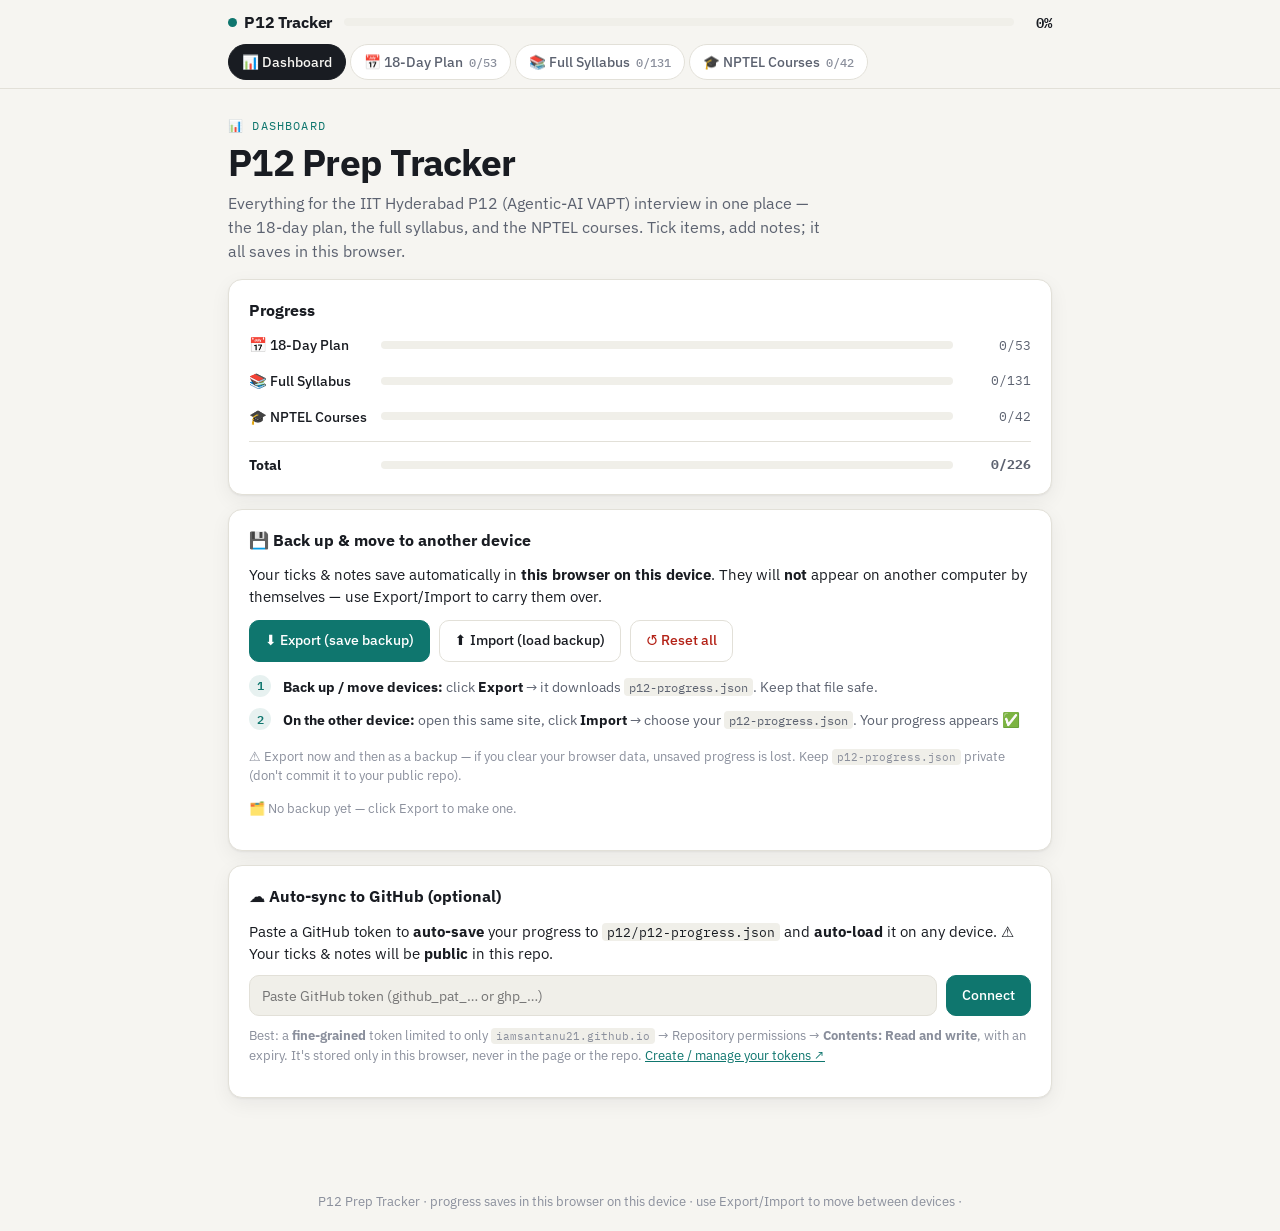
<file: p12/index.html>
<!doctype html>
<html lang="en">
<head>
<meta charset="utf-8">
<meta name="viewport" content="width=device-width, initial-scale=1">
<title>P12 Prep Tracker</title>
<link rel="preconnect" href="https://fonts.googleapis.com">
<link rel="preconnect" href="https://fonts.gstatic.com" crossorigin>
<link rel="stylesheet" href="https://fonts.googleapis.com/css2?family=IBM+Plex+Sans:ital,wght@0,400;0,500;0,600;0,700;1,400&family=IBM+Plex+Mono:wght@400;500;600&display=swap">
<style>
  :root{
    --paper:#f6f5f1; --surface:#ffffff; --surface-2:#f0efe9;
    --ink:#191c22; --muted:#5c6270; --faint:#8a8f9c; --line:#e2e0d8;
    --teal:#0f766e; --teal-soft:#0f766e1a;
    --amber:#b45309; --amber-soft:#b453091a;
    --green:#15803d; --green-soft:#15803d1a;
    --blue:#1d4ed8; --blue-soft:#1d4ed81a;
    --red:#b42318;
    --shadow:0 1px 2px rgba(20,23,28,.05),0 6px 20px rgba(20,23,28,.06);
    --radius:14px;
  }
  @media (prefers-color-scheme: dark){
    :root:not([data-theme="light"]){
      --paper:#121519; --surface:#1a1e24; --surface-2:#20252c;
      --ink:#e9ebee; --muted:#a2a9b4; --faint:#727984; --line:#2c323a;
      --teal:#2dd4bf; --teal-soft:#2dd4bf1f;
      --amber:#f0a02c; --amber-soft:#f0a02c1f;
      --green:#4ade80; --green-soft:#4ade801f;
      --blue:#60a5fa; --blue-soft:#60a5fa1f;
      --shadow:0 1px 2px rgba(0,0,0,.3),0 8px 24px rgba(0,0,0,.35);
    }
  }
  :root[data-theme="dark"]{
    --paper:#121519; --surface:#1a1e24; --surface-2:#20252c;
    --ink:#e9ebee; --muted:#a2a9b4; --faint:#727984; --line:#2c323a;
    --teal:#2dd4bf; --teal-soft:#2dd4bf1f;
    --amber:#f0a02c; --amber-soft:#f0a02c1f;
    --green:#4ade80; --green-soft:#4ade801f;
    --blue:#60a5fa; --blue-soft:#60a5fa1f;
    --shadow:0 1px 2px rgba(0,0,0,.3),0 8px 24px rgba(0,0,0,.35);
  }
  *{box-sizing:border-box}
  html{scroll-behavior:smooth}
  body{margin:0;background:var(--paper);color:var(--ink);
    font-family:"IBM Plex Sans",system-ui,-apple-system,Segoe UI,Roboto,sans-serif;
    line-height:1.5;-webkit-font-smoothing:antialiased}
  img{max-width:100%}
  [hidden]{display:none!important}
  a{color:var(--teal)}
  .mono{font-family:"IBM Plex Mono",ui-monospace,Menlo,monospace}
  .wrap{max-width:860px;margin:0 auto;padding-inline:18px}

  /* top bar */
  .topbar{position:sticky;top:0;z-index:30;background:color-mix(in srgb,var(--paper) 92%,transparent);
    backdrop-filter:blur(8px);border-bottom:1px solid var(--line)}
  .topbar .row1{display:flex;align-items:center;gap:12px;padding-block:10px}
  .brand{font-weight:700;letter-spacing:-.01em;font-size:1rem;white-space:nowrap;display:flex;align-items:center;gap:7px}
  .brand .dot{width:9px;height:9px;border-radius:99px;background:var(--teal)}
  .bar{flex:1;height:8px;background:var(--surface-2);border-radius:99px;overflow:hidden;min-width:60px}
  .bar>span{display:block;height:100%;width:0;background:linear-gradient(90deg,var(--teal),var(--green));border-radius:99px;transition:width .35s}
  #ovpct{font-size:.85rem;font-weight:600;font-family:"IBM Plex Mono",monospace;min-width:3.2ch;text-align:right}
  #saved{font-size:.68rem;color:var(--faint);white-space:nowrap;font-family:"IBM Plex Mono",monospace}

  /* tabs */
  nav.tabs{display:flex;gap:4px;overflow-x:auto;padding-bottom:8px;-ms-overflow-style:none;scrollbar-width:none}
  nav.tabs::-webkit-scrollbar{display:none}
  nav.tabs button{font:inherit;font-size:.85rem;font-weight:500;white-space:nowrap;border:1px solid var(--line);
    background:var(--surface);color:var(--muted);padding:7px 13px;border-radius:99px;cursor:pointer;display:flex;align-items:center;gap:6px}
  nav.tabs button .n{font-family:"IBM Plex Mono",monospace;font-size:.72rem;color:var(--faint)}
  nav.tabs button.active{background:var(--ink);color:var(--paper);border-color:var(--ink)}
  nav.tabs button.active .n{color:var(--paper);opacity:.7}

  main{padding-block:22px 60px}
  h1{font-size:clamp(1.6rem,4.5vw,2.3rem);line-height:1.08;margin:0 0 8px;letter-spacing:-.02em;text-wrap:balance}
  .lead{color:var(--muted);margin:0 0 4px;max-width:60ch}

  .panelhead{margin:6px 0 16px}
  .panelhead .ey{font-family:"IBM Plex Mono",monospace;font-size:.74rem;letter-spacing:.1em;text-transform:uppercase;color:var(--teal);margin:0 0 8px}

  .group{background:var(--surface);border:1px solid var(--line);border-radius:var(--radius);box-shadow:var(--shadow);padding:16px 18px;margin-bottom:14px}
  .group > .gt{font-size:1.05rem;font-weight:700;letter-spacing:-.01em;margin:0}
  .group > .gs{color:var(--muted);font-size:.88rem;margin:2px 0 10px}
  .group > .gt + .rows{margin-top:10px}

  .rows{display:flex;flex-direction:column;gap:2px}
  .row{display:flex;gap:10px;align-items:flex-start;padding:7px 6px;border-radius:9px}
  .row:hover{background:var(--surface-2)}
  .chk{flex:none;margin-top:1px}
  .chk input{appearance:none;-webkit-appearance:none;margin:0;width:19px;height:19px;border:1.8px solid var(--faint);
    border-radius:6px;display:grid;place-content:center;cursor:pointer;transition:.12s}
  .chk input:checked{background:var(--teal);border-color:var(--teal)}
  .chk input:checked::after{content:"";width:5px;height:9px;border:solid #fff;border-width:0 2.2px 2.2px 0;transform:rotate(45deg) translateY(-1px)}
  .chk input:focus-visible{outline:2px solid var(--teal);outline-offset:2px}
  .main{flex:1;min-width:0}
  .txt{font-size:.94rem;line-height:1.45}
  .row.done .txt{color:var(--faint);text-decoration:line-through}
  .row.done .txt *{color:var(--faint)!important}
  .txt .wk{font-family:"IBM Plex Mono",monospace;font-weight:600;font-size:.8rem;background:var(--surface-2);padding:1px 7px;border-radius:5px;margin-right:4px}
  .txt .st{color:var(--amber);font-weight:600}
  .txt em{font-style:normal;color:var(--muted)}
  .txt b{font-weight:600}
  .notebtn{flex:none;border:none;background:transparent;cursor:pointer;font-size:.95rem;opacity:.4;padding:2px 4px;border-radius:6px;line-height:1}
  .notebtn:hover{opacity:.9;background:var(--surface-2)}
  .notebtn.has{opacity:1}
  .notewrap{margin-top:7px}
  .notewrap textarea{width:100%;min-height:60px;resize:vertical;font:inherit;font-size:.88rem;color:var(--ink);
    background:var(--surface-2);border:1px solid var(--line);border-radius:9px;padding:9px 11px}
  .notewrap textarea:focus{outline:2px solid var(--teal);outline-offset:1px;background:var(--surface)}
  .row.hasnote{background:var(--amber-soft)}

  .gprog{font-family:"IBM Plex Mono",monospace;font-size:.74rem;color:var(--muted);float:right;background:var(--surface-2);padding:2px 8px;border-radius:6px}

  /* dashboard */
  .dashcard{background:var(--surface);border:1px solid var(--line);border-radius:var(--radius);box-shadow:var(--shadow);padding:18px 20px;margin-bottom:14px}
  .dashcard h3{margin:0 0 12px;font-size:1.02rem}
  .stat{display:flex;align-items:center;gap:12px;margin-bottom:14px}
  .stat:last-child{margin-bottom:0}
  .stat .nm{width:120px;font-size:.9rem;font-weight:500;display:flex;align-items:center;gap:7px}
  .stat .cnt{font-family:"IBM Plex Mono",monospace;font-size:.8rem;color:var(--muted);min-width:66px;text-align:right}
  .btnrow{display:flex;flex-wrap:wrap;gap:9px}
  .btn{font:inherit;font-size:.88rem;font-weight:500;border:1px solid var(--line);background:var(--surface);color:var(--ink);
    padding:9px 15px;border-radius:10px;cursor:pointer;display:inline-flex;align-items:center;gap:7px}
  .btn:hover{border-color:var(--teal)}
  .btn.primary{background:var(--teal);color:#fff;border-color:var(--teal)}
  .btn.primary:hover{filter:brightness(1.06)}
  .btn.danger{color:var(--red)}
  .steps{counter-reset:s;list-style:none;margin:8px 0 0;padding:0}
  .steps li{position:relative;padding:6px 0 6px 34px;font-size:.9rem;color:var(--muted)}
  .steps li::before{counter-increment:s;content:counter(s);position:absolute;left:0;top:5px;width:22px;height:22px;
    background:var(--teal-soft);color:var(--teal);border-radius:99px;display:grid;place-content:center;font-size:.78rem;font-weight:600;font-family:"IBM Plex Mono",monospace}
  .steps li b{color:var(--ink)}
  code{font-family:"IBM Plex Mono",monospace;font-size:.85em;background:var(--surface-2);padding:1px 5px;border-radius:4px}
  .hint{font-size:.82rem;color:var(--faint);margin-top:10px}
  .inp{flex:1;min-width:180px;font:inherit;font-size:.9rem;padding:9px 12px;border:1px solid var(--line);border-radius:10px;background:var(--surface-2);color:var(--ink)}
  .inp:focus{outline:2px solid var(--teal);outline-offset:1px;background:var(--surface)}
  .syncstat{font-size:.88rem;margin:0 0 12px;font-weight:600}
  .syncstat.ok{color:var(--green)} .syncstat.busy{color:var(--amber)} .syncstat.err{color:var(--red)}

  footer{color:var(--faint);font-size:.8rem;text-align:center;padding:20px 0}
  @media (max-width:480px){ .stat .nm{width:96px} }
</style>
</head>
<body>

<div class="topbar">
  <div class="wrap">
    <div class="row1">
      <span class="brand"><span class="dot"></span>P12 Tracker</span>
      <div class="bar"><span id="ovfill"></span></div>
      <span id="ovpct" class="mono">0%</span>
    </div>
    <nav class="tabs" id="tabs"></nav>
  </div>
</div>

<main class="wrap" id="main"></main>

<input type="file" id="importfile" accept="application/json,.json" hidden>
<footer>P12 Prep Tracker · progress saves in this browser on this device · use Export/Import to move between devices · <span id="saved"></span></footer>

<script>
/* ============================ DATA ============================ */
const DATA = [
 { id:"dash", label:"Dashboard", icon:"📊" },

 { id:"plan", label:"18-Day Plan", icon:"📅",
   intro:{h:"Your 18-day battle plan", p:"Four pillars, an 18-day schedule, the questions to rehearse, and the paperwork. Tick as you go."},
   groups:[
    {t:"Pillar 1 — Background subjects (OS · Networks · AI/ML)", s:"They listed these; expect direct \"explain X\" questions.", items:[
      ["pl-p1-1","<b>OS:</b> processes vs threads, scheduling, memory & virtual memory, deadlocks <span class='st'>★</span>"],
      ["pl-p1-2","<b>OS security angle:</b> user vs kernel mode, privileges, system calls, sandboxing, virtualization & containers"],
      ["pl-p1-3","<b>Networks:</b> OSI & TCP/IP, TCP vs UDP, 3-way handshake, ports, DNS, NAT <span class='st'>★</span>"],
      ["pl-p1-4","<b>Networks security:</b> HTTP/HTTPS, TLS, firewalls, common attacks (MITM, DoS, spoofing, scanning)"],
      ["pl-p1-5","<b>AI/ML basics:</b> supervised vs unsupervised, over/underfitting, train/val/test, precision/recall/F1, ROC <span class='st'>★</span>"],
      ["pl-p1-6","<b>Modern AI:</b> neural net & transformer, LLM, RAG, and what an AI agent (tool-calling + reasoning loop) is"],
    ]},
    {t:"Pillar 2 — VAPT / agentic-security domain", s:"The project's own subject.", items:[
      ["pl-p2-1","VAPT stages: recon → scanning → exploitation → post-exploitation → reporting <span class='st'>★</span>"],
      ["pl-p2-2","Vulnerability assessment (find) vs penetration testing (prove)"],
      ["pl-p2-3","Frameworks: OWASP Top 10, CVE / CVSS, MITRE ATT&CK <span class='st'>★</span>"],
      ["pl-p2-4","Tools: Nmap, Burp Suite, Metasploit, Nessus (know what they do)"],
      ["pl-p2-5","Agentic pentesting: PentestGPT, VulnBot, AutoPentester, HackingBuddyGPT <span class='st'>★</span>"],
      ["pl-p2-6","Open challenges: safe validation, hallucination, scope control, adapting to new threats"],
    ]},
    {t:"Pillar 3 — Know your advisor's research (Dr. Saurabh Kumar)", s:"\"I read your paper\" wins interviews.", items:[
      ["pl-p3-1","Read <b>GLAMP</b> — adversarially-robust malware ML (connects to your MalURLX) <span class='st'>★</span>"],
      ["pl-p3-2","Read <b>SCRUBD</b> — smart-contract vulnerability dataset (bridges your Solidity/blockchain) <span class='st'>★</span>"],
      ["pl-p3-3","Skim <b>IoT-FedMalDetect</b> — federated malware detection on IoT edge (bridges your IoT security)"],
      ["pl-p3-4","Prepare 1 thoughtful question about his direction for the project"],
    ]},
    {t:"Pillar 4 — Your own story, told sharply", s:"Explain each project in 60 seconds and defend the choices.", items:[
      ["pl-p4-1","<b>MalURLX</b> (ICCET 2026): dataset, features, model, metrics — your #1 hook <span class='st'>★</span>"],
      ["pl-p4-2","<b>Blockchain / CBDC / ZKP-PUF</b> — explain simply, link to smart-contract security"],
      ["pl-p4-3","<b>IoT security</b> project/paper — link to the IoT part of P12"],
      ["pl-p4-4","<b>Edge AI / on-device inference</b> — link to running AI agents efficiently"],
      ["pl-p4-5","One-line answer to \"Why is your background a fit for P12?\""],
    ]},
    {t:"Phase 1 · Days 1–6 · Foundations", items:[
      ["pl-d1","<span class='wk'>Day 1</span>OS core (processes/threads, scheduling, memory) + open advisor's papers"],
      ["pl-d2","<span class='wk'>Day 2</span>OS security + virtualization; write 5 OS flash Q&A"],
      ["pl-d3","<span class='wk'>Day 3</span>Networks core (OSI/TCP-IP, TCP/UDP, handshake, ports, DNS, NAT)"],
      ["pl-d4","<span class='wk'>Day 4</span>Network security (TLS, HTTPS, firewalls, MITM/DoS) + read GLAMP"],
      ["pl-d5","<span class='wk'>Day 5</span>AI/ML basics (metrics, overfitting) — link to MalURLX"],
      ["pl-d6","<span class='wk'>Day 6</span>Modern AI: LLMs & agents; self-test all Pillar-1 items"],
    ]},
    {t:"Phase 2 · Days 7–12 · Domain deep-dive", items:[
      ["pl-d7","<span class='wk'>Day 7</span>VAPT fundamentals (5 stages) + OWASP Top 10 skim"],
      ["pl-d8","<span class='wk'>Day 8</span>Frameworks (CVE/CVSS, MITRE) + tools + read SCRUBD"],
      ["pl-d9","<span class='wk'>Day 9</span>Agentic pentesting (PentestGPT + one of VulnBot/AutoPentester)"],
      ["pl-d10","<span class='wk'>Day 10</span>Skim IoT-FedMalDetect; map advisor's arc → P12; write your question"],
      ["pl-d11","<span class='wk'>Day 11</span>Draft your research idea (3–4 lines: how you'd improve agentic VAPT)"],
      ["pl-d12","<span class='wk'>Day 12</span>60-sec pitch for each of your projects + one hard-question defence each"],
    ]},
    {t:"Phase 3 · Days 13–18 · Polish & rehearse", items:[
      ["pl-d13","<span class='wk'>Day 13</span>Write answers to all the interview questions (next tab section)"],
      ["pl-d14","<span class='wk'>Day 14</span>Mock interview #1 (aloud/recorded); list 3 weakest answers"],
      ["pl-d15","<span class='wk'>Day 15</span>Re-study the 3 weak areas"],
      ["pl-d16","<span class='wk'>Day 16</span>Mock interview #2 + check documents & setup"],
      ["pl-d17","<span class='wk'>Day 17</span>Light revision only — your flash Q&A + summaries, no new topics"],
      ["pl-d18","<span class='wk'>Day 18</span>Rest, test camera/mic, sleep early 😌"],
    ]},
    {t:"Questions to rehearse", s:"Tick when your answer is written & practised.", items:[
      ["pl-q1","Why a PhD, and why this project (P12)?"],
      ["pl-q2","Why do you fit the OS / Networks / AI-ML background?"],
      ["pl-q3","Explain a project of yours end-to-end (use MalURLX)."],
      ["pl-q4","What is an AI agent, and how would one do penetration testing?"],
      ["pl-q5","Difference between vulnerability assessment and penetration testing?"],
      ["pl-q6","Biggest risk in autonomous pentesting agents?"],
      ["pl-q7","A research idea you'd want to try here?"],
      ["pl-q8","Strengths, weaknesses, 5-year plan, funding?"],
    ]},
    {t:"Documents & logistics", items:[
      ["pl-l1","1-page SOP ready (why PhD, research interests + why P12)"],
      ["pl-l2","Originals + soft copies: degree/marksheets, publications, category cert"],
      ["pl-l3","Updated resume + 1-page project summary beside you"],
      ["pl-l4","Confirm interview date/time & whether a written test applies (phd.admissions@cse.iith.ac.in)"],
      ["pl-l5","Test camera, mic, internet, quiet spot, backup network"],
      ["pl-l6","Outreach email to Dr. Saurabh Kumar sent"],
    ]},
   ]},

 { id:"syllabus", label:"Full Syllabus", icon:"📚",
   intro:{h:"Everything to study — down to the sub-topic", p:"★ = must-know (asked most). OS/Networks/AI-ML: textbook-level. VAPT: concept + why it matters."},
   groups:[
    {t:"🖥️ OS · Fundamentals", items:[
      ["sy-os-1","What an OS does; kernel vs user space <span class='st'>★</span>"],
      ["sy-os-2","User vs kernel mode (dual mode), mode switch"],
      ["sy-os-3","System calls — how a program asks the OS for a service <span class='st'>★</span>"],
      ["sy-os-4","Interrupts, traps, exceptions"],
      ["sy-os-5","Types of OS; monolithic vs microkernel"],
    ]},
    {t:"🖥️ OS · Processes & threads", items:[
      ["sy-os-6","Process vs program; PCB <span class='st'>★</span>"],
      ["sy-os-7","Process states & diagram"],
      ["sy-os-8","Context switch — what is saved/restored <span class='st'>★</span>"],
      ["sy-os-9","Process vs thread; multithreading benefits <span class='st'>★</span>"],
      ["sy-os-10","User vs kernel threads; multithreading models"],
      ["sy-os-11","IPC: pipes, shared memory, message passing, sockets"],
      ["sy-os-12","fork(), zombie & orphan processes"],
    ]},
    {t:"🖥️ OS · CPU scheduling", items:[
      ["sy-os-13","Scheduling criteria (throughput, turnaround, waiting, response) <span class='st'>★</span>"],
      ["sy-os-14","Preemptive vs non-preemptive"],
      ["sy-os-15","FCFS, SJF, SRTF, Priority, Round Robin — solve one numerically <span class='st'>★</span>"],
      ["sy-os-16","Multilevel & feedback queue; starvation & aging"],
    ]},
    {t:"🖥️ OS · Synchronization & deadlock", items:[
      ["sy-os-17","Race condition; critical section problem <span class='st'>★</span>"],
      ["sy-os-18","Mutex, semaphore (binary/counting), monitors"],
      ["sy-os-19","Producer-consumer, readers-writers, dining philosophers"],
      ["sy-os-20","Deadlock 4 conditions <span class='st'>★</span>"],
      ["sy-os-21","Deadlock prevention, avoidance (Banker's), detection, recovery"],
    ]},
    {t:"🖥️ OS · Memory management", items:[
      ["sy-os-22","Logical vs physical address; MMU"],
      ["sy-os-23","Contiguous allocation; internal vs external fragmentation"],
      ["sy-os-24","Paging & page table; TLB <span class='st'>★</span>"],
      ["sy-os-25","Segmentation"],
      ["sy-os-26","Virtual memory; demand paging; page fault <span class='st'>★</span>"],
      ["sy-os-27","Page replacement: FIFO, LRU, Optimal; Belady's anomaly"],
      ["sy-os-28","Thrashing; working set"],
    ]},
    {t:"🖥️ OS · File systems & I/O", items:[
      ["sy-os-29","File concept, directory, inode"],
      ["sy-os-30","Allocation methods (contiguous, linked, indexed); journaling"],
      ["sy-os-31","Disk scheduling (FCFS, SSTF, SCAN, C-SCAN) — basics"],
    ]},
    {t:"🖥️ OS · Security (most relevant to P12)", items:[
      ["sy-os-32","Protection rings / privilege levels <span class='st'>★</span>"],
      ["sy-os-33","Access control: DAC, MAC, RBAC"],
      ["sy-os-34","Unix file permissions (rwx, chmod, setuid/setgid)"],
      ["sy-os-35","Privilege escalation (concept)"],
      ["sy-os-36","Memory protections: ASLR, DEP/NX, stack canaries"],
      ["sy-os-37","Virtualization: hypervisor type 1 vs 2 <span class='st'>★</span>"],
      ["sy-os-38","Containers vs VMs; namespaces & cgroups"],
      ["sy-os-39","Sandboxing; Linux security commands (ps, ss, lsof)"],
    ]},
    {t:"🌐 Networks · Models & basics", items:[
      ["sy-net-1","OSI 7 layers — role of each <span class='st'>★</span>"],
      ["sy-net-2","TCP/IP model; mapping to OSI <span class='st'>★</span>"],
      ["sy-net-3","Encapsulation; PDUs (frame, packet, segment)"],
      ["sy-net-4","Devices: hub, switch, router, gateway"],
    ]},
    {t:"🌐 Networks · Data-link & network layer", items:[
      ["sy-net-5","MAC address; Ethernet; switching"],
      ["sy-net-6","ARP — maps IP to MAC <span class='st'>★</span>"],
      ["sy-net-7","Error detection (parity, CRC, checksum); VLAN"],
      ["sy-net-8","IPv4 addressing, classes, private vs public <span class='st'>★</span>"],
      ["sy-net-9","Subnetting & CIDR — solve one example"],
      ["sy-net-10","IPv6 basics; why it exists"],
      ["sy-net-11","Routing (static vs dynamic; distance-vector vs link-state)"],
      ["sy-net-12","ICMP (ping, traceroute); NAT <span class='st'>★</span>"],
    ]},
    {t:"🌐 Networks · Transport & application", items:[
      ["sy-net-13","TCP vs UDP — when each is used <span class='st'>★</span>"],
      ["sy-net-14","TCP 3-way handshake; 4-way teardown <span class='st'>★</span>"],
      ["sy-net-15","Flow control (sliding window); congestion control (slow start)"],
      ["sy-net-16","Ports & sockets; well-known ports (80,443,22,53,21,25)"],
      ["sy-net-17","DNS — how resolution works <span class='st'>★</span>"],
      ["sy-net-18","HTTP/HTTPS; methods, status codes <span class='st'>★</span>"],
      ["sy-net-19","DHCP, FTP, SMTP, SSH, Telnet"],
    ]},
    {t:"🌐 Networks · Security & wireless/IoT", items:[
      ["sy-net-20","TLS/SSL handshake; certificates & PKI <span class='st'>★</span>"],
      ["sy-net-21","Symmetric vs asymmetric crypto; hashing"],
      ["sy-net-22","Firewalls (stateful/stateless); proxy; IDS vs IPS; VPN"],
      ["sy-net-23","Sniffing, MITM, ARP/DNS spoofing"],
      ["sy-net-24","DoS/DDoS; SYN flood; session hijacking <span class='st'>★</span>"],
      ["sy-net-25","Port scanning; WiFi (WPA2/3)"],
      ["sy-net-26","IoT protocols: MQTT, CoAP; IoT attack surface"],
    ]},
    {t:"🤖 AI/ML · Fundamentals & data", items:[
      ["sy-ml-1","What is ML; AI vs ML vs DL <span class='st'>★</span>"],
      ["sy-ml-2","Supervised vs unsupervised vs reinforcement <span class='st'>★</span>"],
      ["sy-ml-3","Features, labels; classification vs regression"],
      ["sy-ml-4","Train/val/test split; cross-validation <span class='st'>★</span>"],
      ["sy-ml-5","Cleaning, missing values, outliers"],
      ["sy-ml-6","Normalization vs standardization; encoding"],
      ["sy-ml-7","Feature engineering & selection"],
      ["sy-ml-8","Class imbalance (SMOTE, class weights)"],
    ]},
    {t:"🤖 AI/ML · Algorithms & evaluation", items:[
      ["sy-ml-9","Linear & logistic regression <span class='st'>★</span>"],
      ["sy-ml-10","Decision tree; random forest <span class='st'>★</span>"],
      ["sy-ml-11","SVM; KNN; Naive Bayes"],
      ["sy-ml-12","Gradient boosting / XGBoost"],
      ["sy-ml-13","k-means; hierarchical clustering; PCA"],
      ["sy-ml-14","Confusion matrix; TP/FP/TN/FN <span class='st'>★</span>"],
      ["sy-ml-15","Accuracy, precision, recall, F1 — when accuracy misleads <span class='st'>★</span>"],
      ["sy-ml-16","ROC-AUC, PR curve"],
      ["sy-ml-17","Overfitting vs underfitting; bias-variance <span class='st'>★</span>"],
      ["sy-ml-18","Regularization (L1/L2); hyperparameter tuning"],
    ]},
    {t:"🤖 AI/ML · Deep learning, NLP & LLMs", items:[
      ["sy-ml-19","Perceptron & neural net; activation functions <span class='st'>★</span>"],
      ["sy-ml-20","Forward pass, backprop, gradient descent (SGD, Adam)"],
      ["sy-ml-21","Loss functions; epochs, batch size, learning rate"],
      ["sy-ml-22","CNN, RNN/LSTM (basics); embeddings"],
      ["sy-ml-23","Tokenization; word embeddings (Word2Vec idea)"],
      ["sy-ml-24","Attention; transformer architecture <span class='st'>★</span>"],
      ["sy-ml-25","What an LLM is; pretraining vs fine-tuning <span class='st'>★</span>"],
      ["sy-ml-26","Prompting, in-context learning; hallucination"],
      ["sy-ml-27","RAG; embeddings + vector database <span class='st'>★</span>"],
    ]},
    {t:"🤖 AI/ML · Agents & ML-for-security (heart of P12)", items:[
      ["sy-ml-28","What an AI agent is (perceive → reason → act) <span class='st'>★</span>"],
      ["sy-ml-29","ReAct pattern; the agent loop <span class='st'>★</span>"],
      ["sy-ml-30","Tool / function calling <span class='st'>★</span>"],
      ["sy-ml-31","Planning & memory; multi-agent systems"],
      ["sy-ml-32","Agent frameworks (LangGraph / LangChain — you know these)"],
      ["sy-ml-33","Malware / anomaly / intrusion detection with ML"],
      ["sy-ml-34","Feature extraction from URLs/files (your MalURLX)"],
      ["sy-ml-35","Adversarial ML: evasion, poisoning, adversarial examples <span class='st'>★</span>"],
      ["sy-ml-36","Model robustness (ties to advisor's GLAMP)"],
    ]},
    {t:"🔐 VAPT · Fundamentals & crypto", items:[
      ["sy-vp-1","CIA triad <span class='st'>★</span>"],
      ["sy-vp-2","Threat vs vulnerability vs risk vs exploit <span class='st'>★</span>"],
      ["sy-vp-3","Attack surface; threat modeling"],
      ["sy-vp-4","Authentication vs authorization; AAA"],
      ["sy-vp-5","Symmetric vs asymmetric; hashing; digital signatures"],
      ["sy-vp-6","PKI, certificates"],
    ]},
    {t:"🔐 VAPT · Lifecycle, recon & web", items:[
      ["sy-vp-7","Vulnerability assessment vs penetration testing <span class='st'>★</span>"],
      ["sy-vp-8","Recon (passive vs active) <span class='st'>★</span>"],
      ["sy-vp-9","Scanning & enumeration <span class='st'>★</span>"],
      ["sy-vp-10","Vulnerability analysis"],
      ["sy-vp-11","Exploitation (gaining access) <span class='st'>★</span>"],
      ["sy-vp-12","Post-exploitation (priv-esc, lateral movement, persistence)"],
      ["sy-vp-13","Reporting & remediation"],
      ["sy-vp-14","OSINT, WHOIS, DNS enum, footprinting"],
      ["sy-vp-15","Port scanning types; service/OS fingerprinting"],
      ["sy-vp-16","OWASP Top 10 — know the list <span class='st'>★</span>"],
      ["sy-vp-17","SQL injection; XSS; CSRF <span class='st'>★</span>"],
      ["sy-vp-18","Broken auth, IDOR, SSRF, misconfiguration"],
    ]},
    {t:"🔐 VAPT · Frameworks, tools & agentic", items:[
      ["sy-vp-19","CVE & CVSS scoring <span class='st'>★</span>"],
      ["sy-vp-20","CWE; MITRE ATT&CK <span class='st'>★</span>"],
      ["sy-vp-21","Cyber kill chain; PTES"],
      ["sy-vp-22","Nmap <span class='st'>★</span>; Burp; sqlmap; Nikto"],
      ["sy-vp-23","Metasploit; Nessus/OpenVAS <span class='st'>★</span>"],
      ["sy-vp-24","Wireshark; Hydra"],
      ["sy-vp-25","Cloud attack surface & misconfigurations"],
      ["sy-vp-26","IoT firmware, protocol & device attacks"],
      ["sy-vp-27","Agentic VAPT: LLM agent drives the stages <span class='st'>★</span>"],
      ["sy-vp-28","Know: PentestGPT, VulnBot, AutoPentester, HackingBuddyGPT <span class='st'>★</span>"],
      ["sy-vp-29","Single-agent vs multi-agent pentesting"],
      ["sy-vp-30","Open challenges: safe validation, hallucination, scope, ethics <span class='st'>★</span>"],
    ]},
   ]},

 { id:"courses", label:"NPTEL Courses", icon:"🎓",
   intro:{h:"NPTEL (CSE · Video) — exact weeks to watch", p:"★ = highest priority. All lectures free on each course page. Only the listed weeks are needed."},
   groups:[
    {t:"🖥️ OS — Introduction to Operating Systems", s:"Chester Rebeiro · IIT Madras · 8 weeks · <a href='https://nptel.ac.in/courses/106106144' target='_blank' rel='noopener'>course link ↗</a>", items:[
      ["co-os-1","<span class='wk'>W1</span>Introduction — OS role, programs → processes, sharing CPU <span class='st'>★</span>"],
      ["co-os-2","<span class='wk'>W3</span>Processes — create/execute/exit, system calls <span class='st'>★</span>"],
      ["co-os-3","<span class='wk'>W4</span>Interrupts — handling, system calls, context switching <span class='st'>★</span>"],
      ["co-os-4","<span class='wk'>W5</span>Scheduling — CPU, priority, multiprocessor, Linux CFS <span class='st'>★</span>"],
      ["co-os-5","<span class='wk'>W6</span>Synchronization — IPC, critical section, mutex, semaphores <span class='st'>★</span>"],
      ["co-os-6","<span class='wk'>W7</span>Deadlocks & Threads <span class='st'>★</span>"],
      ["co-os-7","<span class='wk'>W2</span>Memory Management — virtual memory, MMU, segmentation"],
      ["co-os-8","<span class='wk'>W8</span>Security — OS security, buffer overflows (also VAPT!) <span class='st'>★</span>"],
    ]},
    {t:"🌐 Networks — Computer Networks and Internet Protocol", s:"Chakraborty & Ghosh · IIT KGP · <a href='https://nptel.ac.in/courses/106105183' target='_blank' rel='noopener'>course link ↗</a>", items:[
      ["co-net-1","<span class='wk'>L1–5</span>Intro, switching, protocol stack & layers, app layer <span class='st'>★</span>"],
      ["co-net-2","<span class='wk'>L6–10</span>DNS, Web, HTTP, mail, FTP <span class='st'>★</span>"],
      ["co-net-3","<span class='wk'>L11–15</span>Transport — services, connection, reliability, sliding window"],
      ["co-net-4","<span class='wk'>L19–25</span>TCP, UDP, sockets (flow & congestion control) <span class='st'>★</span>"],
      ["co-net-5","<span class='wk'>L26–30</span>Network layer — IPv4, CIDR, NAT, IPv6 <span class='st'>★</span>"],
      ["co-net-6","<span class='wk'>L36–38</span>IP routing — routing table, intra/inter-domain"],
      ["co-net-7","<span class='wk'>L46–50</span>Data link — Ethernet, flow & error control"],
      ["co-net-8","<span class='wk'>L51–54</span>ARP, DHCP, Wireless LANs"],
      ["co-net-9","<span class='wk'>L58–60</span>Network Security — overview, TCP/IP security <span class='st'>★</span>"],
    ]},
    {t:"🤖 AI/ML — Introduction to Machine Learning", s:"Balaraman Ravindran · IIT Madras · 12 weeks · <a href='https://nptel.ac.in/courses/106106139' target='_blank' rel='noopener'>course link ↗</a>", items:[
      ["co-ml-1","<span class='wk'>W1</span>Intro — supervised/unsupervised/RL, bias–variance <span class='st'>★</span>"],
      ["co-ml-2","<span class='wk'>W2</span>Linear regression (first 2 lectures)"],
      ["co-ml-3","<span class='wk'>W3</span>Linear classification, logistic regression, LDA <span class='st'>★</span>"],
      ["co-ml-4","<span class='wk'>W4</span>Perceptron, SVM & kernels <span class='st'>★</span>"],
      ["co-ml-5","<span class='wk'>W5</span>ANN + Backpropagation (your DL basics) <span class='st'>★</span>"],
      ["co-ml-6","<span class='wk'>W6</span>Decision trees"],
      ["co-ml-7","<span class='wk'>W7</span>Evaluation — cross-validation, ROC, ensemble <span class='st'>★</span>"],
      ["co-ml-8","<span class='wk'>W8</span>Gradient boosting, random forests, Naive Bayes"],
      ["co-ml-9","<span class='wk'>W10</span>Clustering — k-means, hierarchical, density"],
    ]},
    {t:"🤖 Optional AI add-ons", s:"Only if you want more depth than ML-W5.", items:[
      ["co-dl-1","<span class='wk'>DL</span>NN/backprop (W4–5), CNN (W7–8), optimizers (W9) — <a href='https://nptel.ac.in/courses/106105215' target='_blank' rel='noopener'>Deep Learning, P.K. Biswas, IIT KGP ↗</a>"],
      ["co-dl-2","<span class='wk'>NLP</span>Word embeddings, distributional semantics (W7, L31–35) — <a href='https://nptel.ac.in/courses/106105158' target='_blank' rel='noopener'>NLP, Pawan Goyal, IIT KGP ↗</a>"],
    ]},
    {t:"🔐 VAPT — Ethical Hacking (priority course)", s:"Indranil Sengupta · IIT KGP · 12 weeks · covers VAPT + crypto + a PUF lecture · <a href='https://nptel.ac.in/courses/106105217' target='_blank' rel='noopener'>course link ↗</a>", items:[
      ["co-vp-1","<span class='wk'>W1</span>Intro to ethical hacking + networking/TCP-IP recap"],
      ["co-vp-2","<span class='wk'>W4</span>Info gathering (recon), port scanning with NMAP <span class='st'>★</span>"],
      ["co-vp-3","<span class='wk'>W5</span>Vuln scanning, system hacking, malware/trojans <span class='st'>★</span>"],
      ["co-vp-4","<span class='wk'>W6</span>Cryptography — private-key & public-key <span class='st'>★</span>"],
      ["co-vp-5","<span class='wk'>W7</span>Hash functions, digital signature & certificates (PKI)"],
      ["co-vp-6","<span class='wk'>W8</span>Network-based attacks, DNS & email security"],
      ["co-vp-7","<span class='wk'>W9</span>Packet sniffing, social engineering, DoS"],
      ["co-vp-8","<span class='wk'>W10</span>Hardware security, side-channel, PUF, hardware trojan (your hook!) <span class='st'>★</span>"],
      ["co-vp-9","<span class='wk'>W11</span>Web app security — SQLi, SQLMAP, XSS, file upload (OWASP) <span class='st'>★</span>"],
      ["co-vp-10","<span class='wk'>W12</span>NMAP relook, Wireshark, summary"],
    ]},
    {t:"⚠️ Not on NPTEL — study from Syllabus tab + your own work", items:[
      ["co-gap-1","Transformers, attention, LLMs, RAG (no good NPTEL video)"],
      ["co-gap-2","AI agents (ReAct, tool-calling, multi-agent) — your LangGraph strength 💪"],
      ["co-gap-3","OWASP Top 10 list, CVE/CVSS, MITRE ATT&CK by name"],
      ["co-gap-4","Agentic VAPT tools: PentestGPT, VulnBot, AutoPentester"],
    ]},
   ]},
];

/* ============================ STATE ============================ */
const LS_KEY="p12tracker_v1";
let state={checks:{},notes:{},updated:null};
try{ const raw=localStorage.getItem(LS_KEY); if(raw) state=Object.assign(state,JSON.parse(raw)); }catch(e){}

let saveTimer=null;
function save(){
  state.updated=new Date().toISOString();
  try{ localStorage.setItem(LS_KEY,JSON.stringify(state)); }catch(e){}
  const el=document.getElementById('saved');
  if(el) el.textContent="saved "+new Date().toLocaleTimeString([], {hour:'2-digit',minute:'2-digit'});
}
function saveSoon(){ clearTimeout(saveTimer); saveTimer=setTimeout(save,400); if(typeof scheduleSync==="function") scheduleSync(); }

/* collect all item ids for progress */
const SECTIONS=DATA.filter(s=>s.groups);
function itemsOf(sec){ let a=[]; sec.groups.forEach(g=>g.items.forEach(it=>a.push(it[0]))); return a; }
const ALL_IDS=[]; SECTIONS.forEach(s=>itemsOf(s).forEach(id=>ALL_IDS.push(id)));

/* ============================ RENDER ============================ */
const tabsEl=document.getElementById('tabs');
const mainEl=document.getElementById('main');
let active="dash";

function esc(){}
function buildTabs(){
  tabsEl.innerHTML="";
  DATA.forEach(sec=>{
    const b=document.createElement('button');
    b.dataset.tab=sec.id;
    const done = sec.groups ? itemsOf(sec).filter(id=>state.checks[id]).length : null;
    const tot = sec.groups ? itemsOf(sec).length : null;
    b.innerHTML = sec.icon+" "+sec.label + (sec.groups?(" <span class='n'>"+done+"/"+tot+"</span>"):"");
    if(sec.id===active) b.classList.add('active');
    b.onclick=()=>{ active=sec.id; render(); window.scrollTo(0,0); };
    tabsEl.appendChild(b);
  });
}

function renderRow(it){
  const [id,html]=it;
  const checked=!!state.checks[id];
  const note=state.notes[id]||"";
  const row=document.createElement('div');
  row.className="row"+(checked?" done":"")+(note?" hasnote":"");
  row.innerHTML =
    "<label class='chk'><input type='checkbox' "+(checked?"checked":"")+"></label>"+
    "<div class='main'><div class='txt'>"+html+"</div>"+
      "<div class='notewrap' "+(note?"":"hidden")+"><textarea placeholder='Your notes… (saved automatically)'>"+
      note.replace(/</g,"&lt;")+"</textarea></div></div>"+
    "<button class='notebtn"+(note?" has":"")+"' title='Add / show note'>📝</button>";
  const cb=row.querySelector('input');
  const btn=row.querySelector('.notebtn');
  const nw=row.querySelector('.notewrap');
  const ta=row.querySelector('textarea');
  cb.addEventListener('change',()=>{
    if(cb.checked) state.checks[id]=1; else delete state.checks[id];
    row.classList.toggle('done',cb.checked);
    saveSoon(); refreshProgress();
  });
  btn.addEventListener('click',()=>{ nw.hidden=!nw.hidden; if(!nw.hidden) ta.focus(); });
  ta.addEventListener('input',()=>{
    const v=ta.value;
    if(v.trim()) state.notes[id]=v; else delete state.notes[id];
    btn.classList.toggle('has',!!v.trim());
    row.classList.toggle('hasnote',!!v.trim());
    saveSoon();
  });
  return row;
}

function renderSection(sec){
  const frag=document.createDocumentFragment();
  const head=document.createElement('div');
  head.className="panelhead";
  head.innerHTML="<p class='ey'>"+sec.icon+" "+sec.label+"</p><h1>"+sec.intro.h+"</h1><p class='lead'>"+sec.intro.p+"</p>";
  frag.appendChild(head);
  sec.groups.forEach(g=>{
    const done=g.items.filter(it=>state.checks[it[0]]).length;
    const card=document.createElement('div');
    card.className="group";
    let h="<div class='gt'><span class='gprog'>"+done+"/"+g.items.length+"</span>"+g.t+"</div>";
    if(g.s) h+="<div class='gs'>"+g.s+"</div>";
    card.innerHTML=h;
    const rows=document.createElement('div');
    rows.className="rows";
    g.items.forEach(it=>rows.appendChild(renderRow(it)));
    card.appendChild(rows);
    frag.appendChild(card);
  });
  return frag;
}

function renderDash(){
  const frag=document.createDocumentFragment();
  const head=document.createElement('div');
  head.className="panelhead";
  head.innerHTML="<p class='ey'>📊 Dashboard</p><h1>P12 Prep Tracker</h1>"+
    "<p class='lead'>Everything for the IIT Hyderabad P12 (Agentic-AI VAPT) interview in one place — the 18-day plan, the full syllabus, and the NPTEL courses. Tick items, add notes; it all saves in this browser.</p>";
  frag.appendChild(head);

  // progress card
  const c1=document.createElement('div'); c1.className="dashcard";
  let inner="<h3>Progress</h3>";
  SECTIONS.forEach(s=>{
    const ids=itemsOf(s); const done=ids.filter(id=>state.checks[id]).length;
    const p=ids.length?Math.round(done*100/ids.length):0;
    inner+="<div class='stat'><div class='nm'>"+s.icon+" "+s.label+"</div>"+
      "<div class='bar'><span style='width:"+p+"%'></span></div>"+
      "<div class='cnt'>"+done+"/"+ids.length+"</div></div>";
  });
  const totDone=ALL_IDS.filter(id=>state.checks[id]).length;
  const totP=ALL_IDS.length?Math.round(totDone*100/ALL_IDS.length):0;
  inner+="<div class='stat' style='margin-top:6px;padding-top:12px;border-top:1px solid var(--line)'>"+
    "<div class='nm'><b>Total</b></div><div class='bar'><span style='width:"+totP+"%'></span></div>"+
    "<div class='cnt'><b>"+totDone+"/"+ALL_IDS.length+"</b></div></div>";
  c1.innerHTML=inner;
  frag.appendChild(c1);

  // sync card
  const c2=document.createElement('div'); c2.className="dashcard";
  const exp = state.exportedAt ? ("🗂️ Last backup: "+new Date(state.exportedAt).toLocaleString()) : "🗂️ No backup yet — click Export to make one.";
  c2.innerHTML="<h3>💾 Back up &amp; move to another device</h3>"+
    "<p style='margin:0 0 12px;font-size:.92rem'>Your ticks &amp; notes save automatically in <b>this browser on this device</b>. They will <b>not</b> appear on another computer by themselves — use Export/Import to carry them over.</p>"+
    "<div class='btnrow'>"+
      "<button class='btn primary' id='btnExport'>⬇️ Export (save backup)</button>"+
      "<button class='btn' id='btnImport'>⬆️ Import (load backup)</button>"+
      "<button class='btn danger' id='btnReset'>↺ Reset all</button>"+
    "</div>"+
    "<ol class='steps'>"+
      "<li><b>Back up / move devices:</b> click <b>Export</b> → it downloads <code>p12-progress.json</code>. Keep that file safe.</li>"+
      "<li><b>On the other device:</b> open this same site, click <b>Import</b> → choose your <code>p12-progress.json</code>. Your progress appears ✅</li>"+
    "</ol>"+
    "<p class='hint'>⚠️ Export now and then as a backup — if you clear your browser data, unsaved progress is lost. Keep <code>p12-progress.json</code> private (don't commit it to your public repo).</p>"+
    "<p class='hint' style='margin-top:4px'>"+exp+"</p>";
  frag.appendChild(c2);

  // cloud sync card
  const gc=ghCfg();
  const c3=document.createElement('div'); c3.className="dashcard";
  if(!gc.token){
    c3.innerHTML="<h3>☁️ Auto-sync to GitHub (optional)</h3>"+
     "<p style='margin:0 0 10px;font-size:.92rem'>Paste a GitHub token to <b>auto-save</b> your progress to <code>"+GH.path+"</code> and <b>auto-load</b> it on any device. ⚠️ Your ticks &amp; notes will be <b>public</b> in this repo.</p>"+
     "<div class='btnrow'><input class='inp' id='ghtok' type='password' placeholder='Paste GitHub token (github_pat_… or ghp_…)' autocomplete='off' spellcheck='false'><button class='btn primary' id='ghSave'>Connect</button></div>"+
     "<p class='hint'>Best: a <b>fine-grained</b> token limited to only <code>"+GH.repo+"</code> → Repository permissions → <b>Contents: Read and write</b>, with an expiry. It's stored only in this browser, never in the page or the repo. <a href='https://github.com/settings/personal-access-tokens/' target='_blank' rel='noopener'>Create / manage your tokens ↗</a></p>";
  } else {
    c3.innerHTML="<h3>☁️ Auto-sync to GitHub</h3>"+
     "<p class='syncstat' id='syncstat'>Connected</p>"+
     "<div class='btnrow'>"+
       "<button class='btn primary' id='ghNow'>🔄 Sync now</button>"+
       "<label class='btn' style='cursor:pointer'><input type='checkbox' id='ghAuto' "+(gc.auto!==false?"checked":"")+" style='margin-right:7px'>Auto-sync</label>"+
       "<button class='btn danger' id='ghOff'>Disconnect</button>"+
     "</div>"+
     "<p class='hint'>Auto-saves to <code>"+GH.path+"</code> a few seconds after each change, and loads the latest when you open the site anywhere. ⚠️ Progress is public in this repo. Token is stored only in this browser.</p>";
  }
  frag.appendChild(c3);
  return frag;
}

function render(){
  buildTabs();
  mainEl.innerHTML="";
  if(active==="dash"){ mainEl.appendChild(renderDash()); wireDash(); }
  else{ const sec=DATA.find(s=>s.id===active); mainEl.appendChild(renderSection(sec)); }
  refreshProgress();
}

function refreshProgress(){
  const done=ALL_IDS.filter(id=>state.checks[id]).length;
  const p=ALL_IDS.length?Math.round(done*100/ALL_IDS.length):0;
  document.getElementById('ovfill').style.width=p+"%";
  document.getElementById('ovpct').textContent=p+"%";
  // update tab counts
  document.querySelectorAll('nav.tabs button').forEach(b=>{
    const sec=DATA.find(s=>s.id===b.dataset.tab);
    if(sec&&sec.groups){ const ids=itemsOf(sec); const d=ids.filter(id=>state.checks[id]).length;
      const n=b.querySelector('.n'); if(n) n.textContent=d+"/"+ids.length; }
  });
}

/* ============================ SYNC ============================ */
function wireDash(){
  document.getElementById('btnExport').onclick=exportJSON;
  document.getElementById('btnImport').onclick=()=>document.getElementById('importfile').click();
  document.getElementById('btnReset').onclick=()=>{
    if(!confirm("Reset ALL ticks and notes on this device? (Export first if you want a backup.)")) return;
    state={checks:{},notes:{},updated:new Date().toISOString(),exportedAt:state.exportedAt}; save(); render(); if(ghCfg().token) ghPushNow();
  };
  // cloud sync controls
  const ghSaveBtn=document.getElementById('ghSave');
  if(ghSaveBtn) ghSaveBtn.onclick=()=>{
    const t=(document.getElementById('ghtok').value||"").trim();
    if(!t){ alert("Paste your GitHub token first."); return; }
    ghSetCfg({token:t,auto:true}); ghSha=null; render(); setTimeout(ghInitialSync,50);
  };
  const ghNowBtn=document.getElementById('ghNow'); if(ghNowBtn) ghNowBtn.onclick=ghPushNow;
  const ghOffBtn=document.getElementById('ghOff'); if(ghOffBtn) ghOffBtn.onclick=()=>{
    if(!confirm("Disconnect and remove the token from this browser? Your synced file on GitHub stays.")) return;
    ghSetCfg({}); ghSha=null; render();
  };
  const ghAutoCb=document.getElementById('ghAuto'); if(ghAutoCb) ghAutoCb.onchange=()=>{
    const c=ghCfg(); c.auto=ghAutoCb.checked; ghSetCfg(c);
    setStat(ghAutoCb.checked?"Auto-sync on":"Auto-sync off (use Sync now)", ghAutoCb.checked?"ok":"busy");
    if(ghAutoCb.checked) ghPushNow();
  };
}
function exportJSON(){
  const now=new Date().toISOString();
  const payload={app:"p12-tracker",version:1,exportedAt:now,
    checks:state.checks,notes:state.notes};
  const blob=new Blob([JSON.stringify(payload,null,2)],{type:"application/json"});
  const url=URL.createObjectURL(blob);
  const a=document.createElement('a'); a.href=url; a.download="p12-progress.json";
  document.body.appendChild(a); a.click(); a.remove();
  setTimeout(()=>URL.revokeObjectURL(url),1500);
  state.exportedAt=now; save(); if(active==="dash") render();
}
document.getElementById('importfile').addEventListener('change',function(e){
  const f=e.target.files[0]; if(!f) return;
  const r=new FileReader();
  r.onload=function(){
    try{
      const d=JSON.parse(r.result);
      if(!d||typeof d!=="object"||!("checks" in d)) throw new Error("bad file");
      if(!confirm("Load progress from this file? It replaces your current ticks & notes on this device.")) return;
      state.checks=d.checks||{}; state.notes=d.notes||{};
      if(d.exportedAt) state.exportedAt=d.exportedAt;
      save(); active="dash"; render();
      alert("Imported ✅  "+Object.keys(state.checks).length+" items ticked, "+Object.keys(state.notes).length+" notes.");
    }catch(err){ alert("Couldn't read that file — make sure it's a p12-progress.json exported from here."); }
    e.target.value="";
  };
  r.readAsText(f);
});

/* ---------- GitHub cloud sync (optional, token stored only in this browser) ---------- */
const GH={owner:"iamsantanu21",repo:"iamsantanu21.github.io",path:"p12/p12-progress.json",branch:"main"};
const GH_KEY="p12_gh_v1";
let ghSha=null, ghTimer=null, ghBusy=false;
function ghCfg(){ try{ return JSON.parse(localStorage.getItem(GH_KEY))||{}; }catch(e){ return {}; } }
function ghSetCfg(c){ try{ localStorage.setItem(GH_KEY,JSON.stringify(c)); }catch(e){} }
function b64e(s){ return btoa(unescape(encodeURIComponent(s))); }
function b64d(b){ try{ return decodeURIComponent(escape(atob(b))); }catch(e){ return atob(b); } }
function setStat(t,cls){ const e=document.getElementById('syncstat'); if(e){ e.textContent=t; e.className="syncstat "+(cls||""); } }
function ghHead(tok){ return {"Authorization":"Bearer "+tok,"Accept":"application/vnd.github+json","X-GitHub-Api-Version":"2022-11-28"}; }
async function ghGet(tok){
  const url="https://api.github.com/repos/"+GH.owner+"/"+GH.repo+"/contents/"+encodeURIComponent(GH.path)+"?ref="+GH.branch+"&t="+Date.now();
  const r=await fetch(url,{headers:ghHead(tok)});
  if(r.status===404){ ghSha=null; return null; }
  if(!r.ok) throw new Error("read "+r.status);
  const j=await r.json(); ghSha=j.sha;
  try{ return JSON.parse(b64d((j.content||"").replace(/\n/g,""))); }catch(e){ return null; }
}
async function ghPut(tok){
  const now=new Date().toISOString();
  const payload={app:"p12-tracker",version:1,updated:now,checks:state.checks,notes:state.notes};
  const body={message:"Update p12 progress",content:b64e(JSON.stringify(payload,null,2)),branch:GH.branch};
  if(ghSha) body.sha=ghSha;
  const url="https://api.github.com/repos/"+GH.owner+"/"+GH.repo+"/contents/"+encodeURIComponent(GH.path);
  let r=await fetch(url,{method:"PUT",headers:ghHead(tok),body:JSON.stringify(body)});
  if(r.status===409){ await ghGet(tok); if(ghSha) body.sha=ghSha; r=await fetch(url,{method:"PUT",headers:ghHead(tok),body:JSON.stringify(body)}); }
  if(!r.ok){ let t=""; try{t=(await r.json()).message||"";}catch(e){} throw new Error((r.status===401||r.status===403)?"bad token / no access":("write "+r.status+" "+t)); }
  const j=await r.json(); ghSha=(j.content&&j.content.sha)||ghSha; state.updated=now; state.exportedAt=now; save();
}
async function ghPushNow(){
  const c=ghCfg(); if(!c.token) return;
  if(ghBusy){ return; } ghBusy=true; setStat("Syncing…","busy");
  try{ if(ghSha===null){ try{ await ghGet(c.token); }catch(e){} } await ghPut(c.token);
    setStat("Synced ✓  "+new Date().toLocaleTimeString([], {hour:'2-digit',minute:'2-digit'}),"ok"); }
  catch(e){ setStat("Sync error: "+e.message,"err"); }
  finally{ ghBusy=false; }
}
function scheduleSync(){ const c=ghCfg(); if(!c.token||c.auto===false) return; clearTimeout(ghTimer); setStat("Change saved — syncing…","busy"); ghTimer=setTimeout(ghPushNow,4000); }
async function ghInitialSync(){
  const c=ghCfg(); if(!c.token) return; setStat("Connecting…","busy");
  try{
    const remote=await ghGet(c.token);
    const lu=state.updated||"", ru=(remote&&remote.updated)||"";
    if(remote && ru>lu){ state.checks=remote.checks||{}; state.notes=remote.notes||{}; state.updated=remote.updated; state.exportedAt=remote.updated; save(); if(active==="dash") render(); else refreshProgress(); setStat("Loaded latest from GitHub ✓","ok"); }
    else if(!remote || lu>ru){ await ghPut(c.token); setStat("Synced ✓","ok"); }
    else setStat("Up to date ✓","ok");
  }catch(e){ setStat("Sync error: "+e.message,"err"); }
}

render();
if(state.updated){ const el=document.getElementById('saved'); if(el) el.textContent="last saved "+new Date(state.updated).toLocaleString(); }
if(ghCfg().token) ghInitialSync();
</script>
</body>
</html>
</file>
